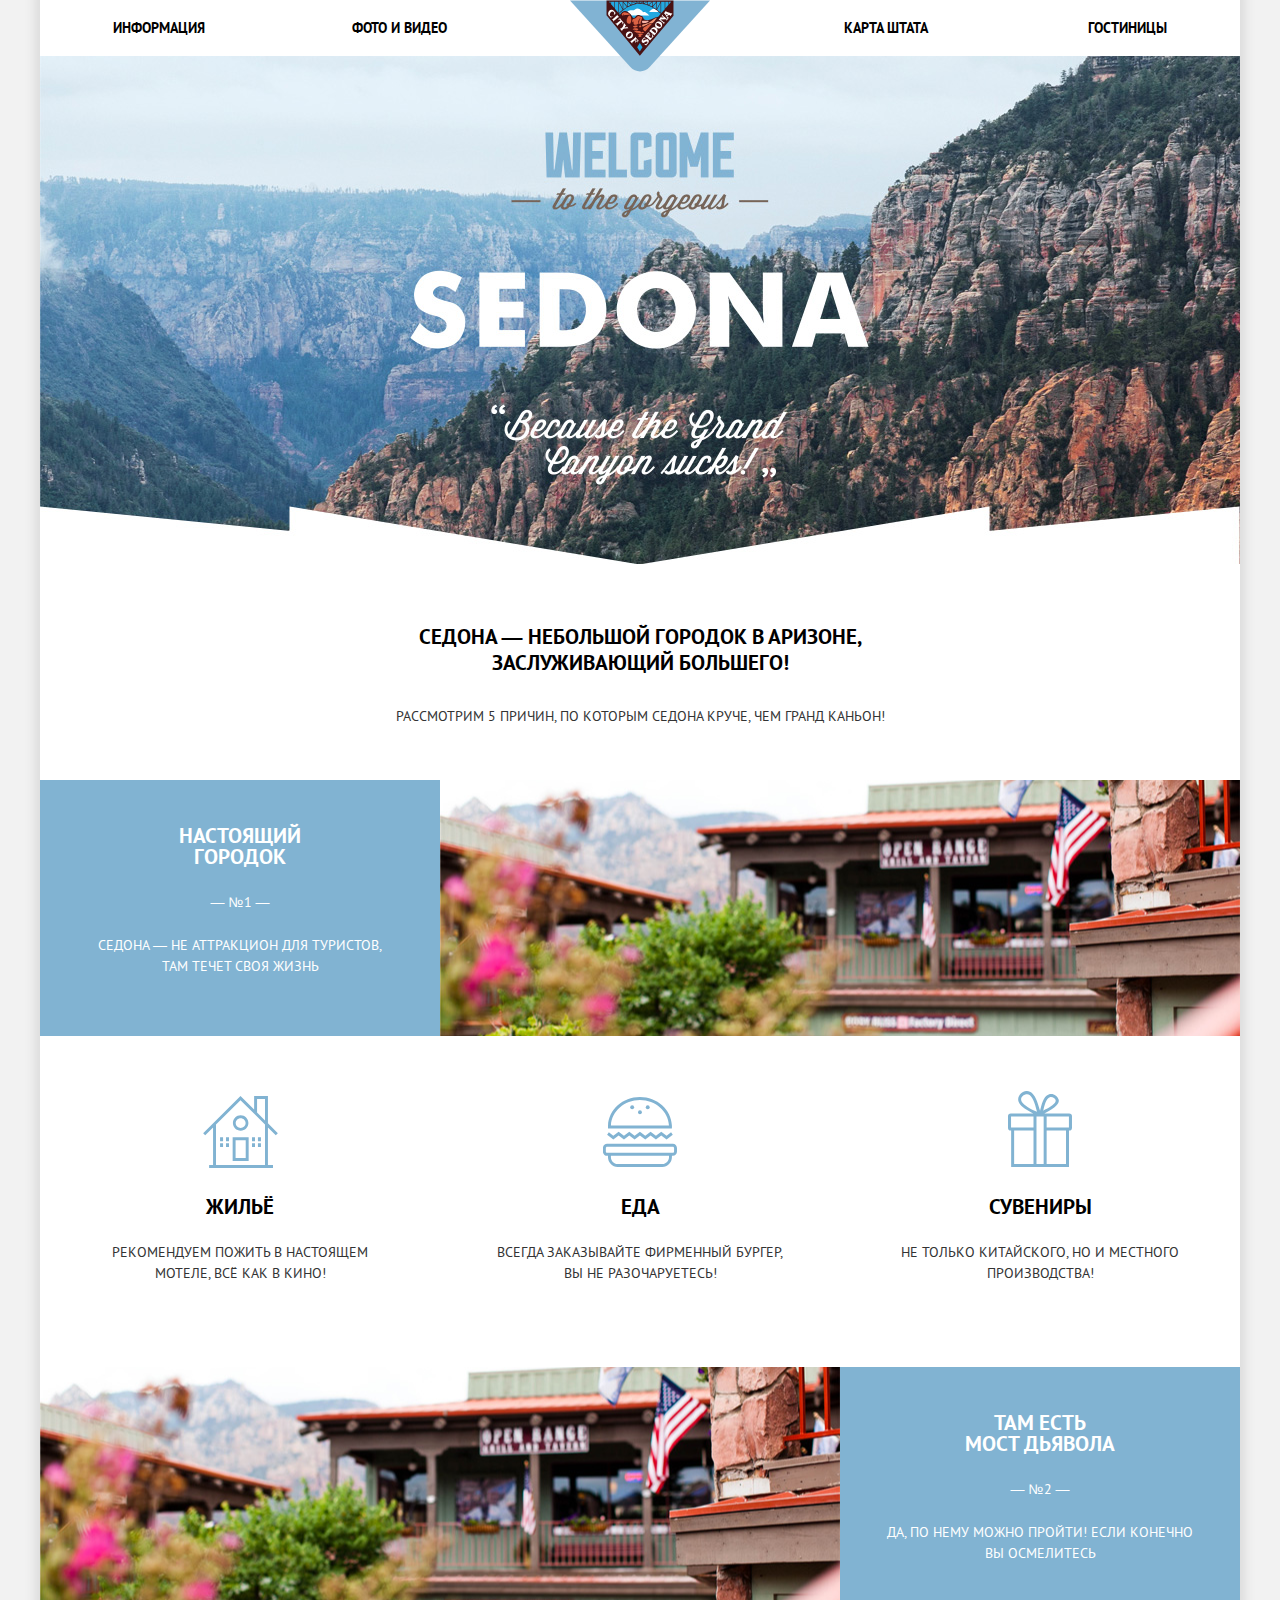
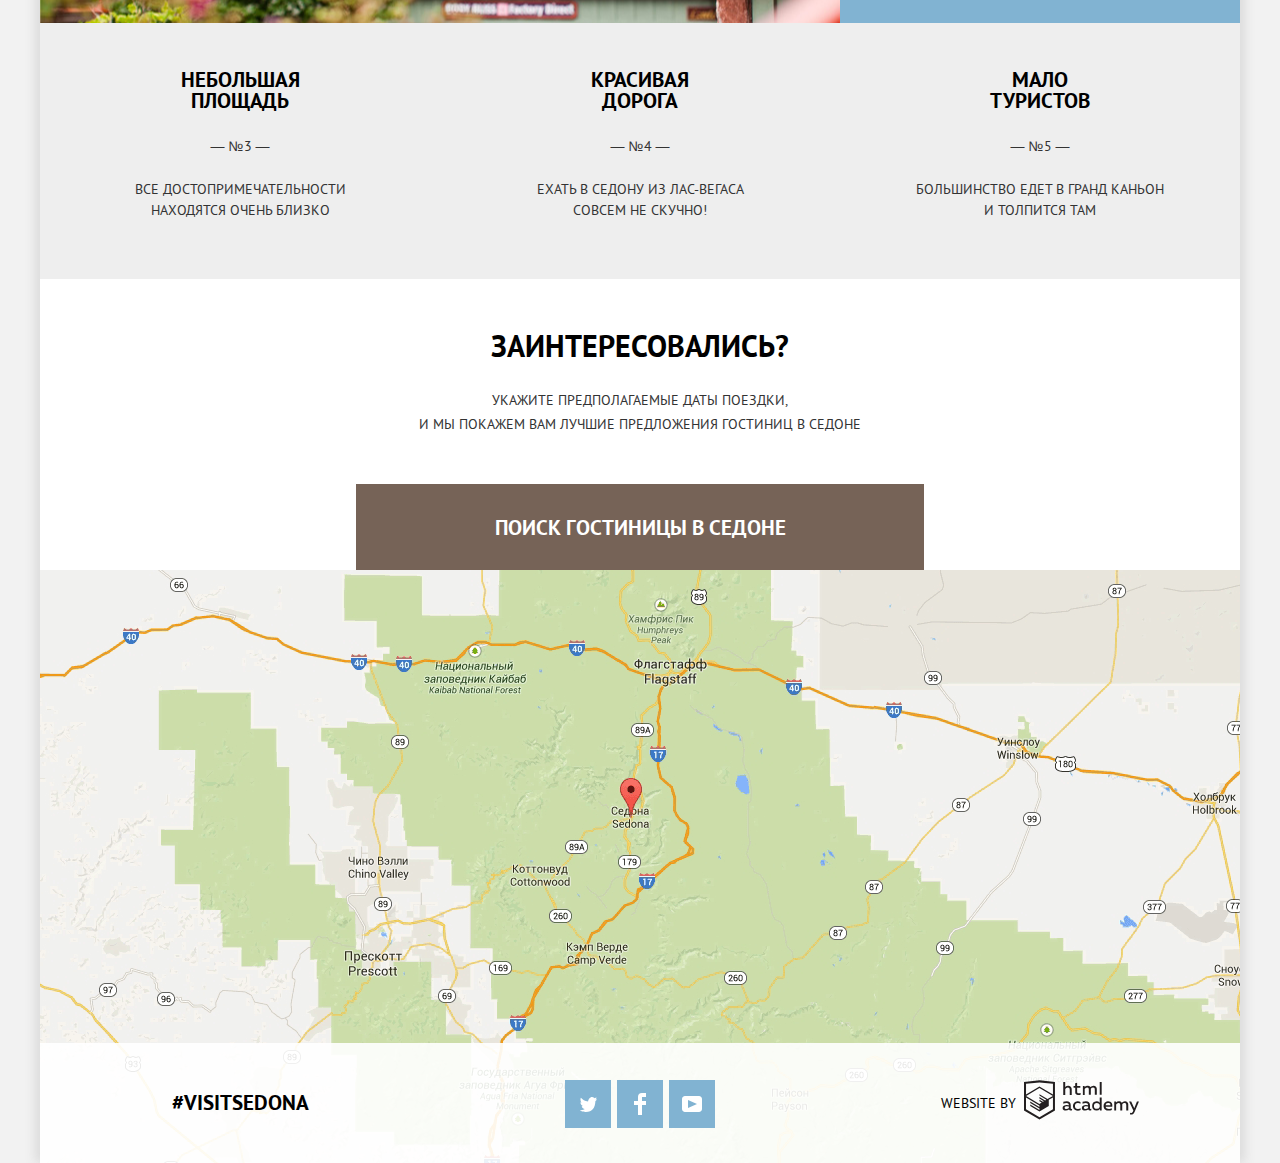
<file: index.html>
<!DOCTYPE html>
<html lang="ru">
	<head>
		<meta charset="utf-8">
		<title>Поиск гостиницы в Седоне</title>
		<link href="css/normalize.min.css" rel="stylesheet">
		<link href="css/style.min.css" rel="stylesheet">
	</head>
	<body>
		<div class="wrapper">
			<header class="main-header">
				<nav class="main-navigation">
					<a class="main-header-logo"><img src="img/logo-sedona.svg" width="140" height="72" alt="logo"></a>
					<ul class="site-navigation">
						<li><a href="#">Информация</a></li>
						<li><a href="#">Фото и видео</a></li>
						<li><a href="#">Карта штата</a></li>
						<li><a href="catalog.html">Гостиницы</a></li>
					</ul>
				</nav>
			</header>

			<main class="container">
				<h1 class="visually-hidden">Гостиницы Седоны</h1>
				<div class="page-description">
					<p class="header-1">Седона — небольшой городок в Аризоне, заслуживающий большего!</p>
					<p class="header-2">Рассмотрим 5 причин, по которым Седона круче, чем гранд каньон!</p>
				</div>
				<div class="main-content">
					<div class="content-wrapper first-string">
						<div class="feature-item">
							<h2>Настоящий городок</h2>
							<span>— №1 —</span>
							<p>Седона — не аттракцион для туристов, там течет своя жизнь</p>		<!-- первая строка основного содержания-->
						</div>
					</div>

					<ul class="second-string">
						<li class="second-string-item icon-1">
							<h2>Жильё</h2>
							<p>рекомендуем пожить в настоящем мотеле, всё как в кино!</p>
						</li>
						<li class="second-string-item icon-2">
							<h2>Еда</h2>
							<p>Всегда заказывайте фирменный бургер, вы не разочаруетесь!</p>		<!-- вторая строка основного содержания-->
						</li>	
						<li class="second-string-item icon-3">
							<h2>Сувениры</h2>
							<p>Не только китайского, но и местного производства!</p>
						</li>
					</ul>

					<div class="content-wrapper third-string">
						<div class="feature-item">
							<h2>Там есть Мост&#160;дьявола</h2>
							<span>— №2 —</span>
							<p>Да, по нему можно пройти! Если конечно вы осмелитесь</p>			<!-- третья строка основного содержания-->
						</div>
					</div>

					<ul class="fourth-string">
						<li class="feature-item">
							<h2>Небольшая площадь</h2>
							<span>— №3 —</span>
							<p>Все достопримечательности находятся очень близко</p>
						</li>
						<li class="feature-item">
							<h2>Красивая дорога</h2>
							<span>— №4 —</span>
							<p>Ехать в Седону из Лас-Вегаса совсем не скучно!</p>			<!-- четвертая строка основного содержания-->
						</li>
						<li class="feature-item">
							<h2>Мало туристов</h2>
							<span>— №5 —</span>
							<p>Большинство едет в гранд каньон и&#160;толпится там</p>
						</li>
					</ul>
				</div>
				<div class="interest">
					<h3>Заинтересовались?</h3>
					<p>Укажите предполагаемые даты поездки,<br> и мы покажем вам лучшие предложения гостиниц в седоне</p>
					<button type="button" class="search" value="Поиск гостиницы в Седоне">Поиск гостиницы в Седоне</button>
				</div>
				<div class="map">
					<div class="image-map">
						<img src="img/map1200x593.png" width="1200" height="593" alt="Карта штата">
					</div>
					<div class="interactive-map">
						<iframe class="my-iframe" src="https://www.google.com/maps/embed?pb=!1m18!1m12!1m3!1d665567.6636840752!2d-112.16919496433322!3d34.811157052943095!2m3!1f0!2f0!3f0!3m2!1i1024!2i768!4f13.1!3m3!1m2!1s0x872da132f942b00d%3A0x5548c523fa6c8efd!2z0KHQtdC00L7QvdCwLCDQkNGA0LjQt9C-0L3QsCA4NjMzNiwg0KHQqNCQ!5e0!3m2!1sru!2sru!4v1536754166556" width="1200" height="593" allowfullscreen>
						</iframe>
					</div>	
					<form class="search-form" action="https://echo.htmlacademy.ru" method="post">
						<p>
							<label for="check-in" class="search-form-label">Дата заезда:</label>
							<input class="search-big-input" type="text" id="check-in" name="check-in" value="24 апреля 2017">
							<button type="button" class="calendar-button">
								<svg xmlns="http://www.w3.org/2000/svg" width="21" height="22" viewBox="0 0 21 22"><path d="M19.251 2.025h-2.845V.648c0-.381-.294-.689-.656-.689-.363 0-.656.308-.656.689v1.377h-3.938V.648c0-.381-.294-.689-.655-.689-.363 0-.657.308-.657.689v1.377H5.906V.648c0-.381-.294-.689-.656-.689-.363 0-.657.308-.657.689v1.377H1.75C.784 2.025 0 2.847 0 3.862v16.302C0 21.179.784 22 1.75 22h17.501c.966 0 1.749-.821 1.749-1.836V3.862c0-1.015-.783-1.837-1.749-1.837zm.437 18.139a.448.448 0 0 1-.437.459H1.75a.45.45 0 0 1-.438-.459V3.862a.45.45 0 0 1 .438-.459h2.844v1.378c0 .381.294.689.657.689.362 0 .656-.308.656-.689V3.403h3.938v1.378c0 .381.294.689.657.689.361 0 .655-.308.655-.689V3.403h3.938v1.378c0 .381.293.689.656.689.362 0 .656-.308.656-.689V3.403h2.845c.241 0 .437.206.437.459v16.302z"/><path d="M4.594 8.225h2.625v2.066H4.594zM4.594 11.668h2.625v2.067H4.594zM4.594 15.112h2.625v2.066H4.594zM9.188 15.112h2.625v2.066H9.188zM9.188 11.668h2.625v2.067H9.188zM9.188 8.225h2.625v2.066H9.188zM13.781 15.112h2.625v2.066h-2.625zM13.781 11.668h2.625v2.067h-2.625zM13.781 8.225h2.625v2.066h-2.625z"/>
								</svg>
							</button>
						</p>
						<p>
							<label for="check-out" class="search-form-label">Дата выезда:</label>  
							<input class="search-big-input" type="text" id="check-out" name="check-out" value="4 июля 2017">
							<button type="button" class="calendar-button">
								<svg xmlns="http://www.w3.org/2000/svg" width="21" height="22" viewBox="0 0 21 22"><path d="M19.251 2.025h-2.845V.648c0-.381-.294-.689-.656-.689-.363 0-.656.308-.656.689v1.377h-3.938V.648c0-.381-.294-.689-.655-.689-.363 0-.657.308-.657.689v1.377H5.906V.648c0-.381-.294-.689-.656-.689-.363 0-.657.308-.657.689v1.377H1.75C.784 2.025 0 2.847 0 3.862v16.302C0 21.179.784 22 1.75 22h17.501c.966 0 1.749-.821 1.749-1.836V3.862c0-1.015-.783-1.837-1.749-1.837zm.437 18.139a.448.448 0 0 1-.437.459H1.75a.45.45 0 0 1-.438-.459V3.862a.45.45 0 0 1 .438-.459h2.844v1.378c0 .381.294.689.657.689.362 0 .656-.308.656-.689V3.403h3.938v1.378c0 .381.294.689.657.689.361 0 .655-.308.655-.689V3.403h3.938v1.378c0 .381.293.689.656.689.362 0 .656-.308.656-.689V3.403h2.845c.241 0 .437.206.437.459v16.302z"/><path d="M4.594 8.225h2.625v2.066H4.594zM4.594 11.668h2.625v2.067H4.594zM4.594 15.112h2.625v2.066H4.594zM9.188 15.112h2.625v2.066H9.188zM9.188 11.668h2.625v2.067H9.188zM9.188 8.225h2.625v2.066H9.188zM13.781 15.112h2.625v2.066h-2.625zM13.781 11.668h2.625v2.067h-2.625zM13.781 8.225h2.625v2.066h-2.625z"/>
								</svg>
							</button>
						</p>
						<p>
							<label for="adult" class="search-form-label">Взрослые:</label>
							<input class="search-small-input" type="text" name="adult" id="adult" value="2">
							<button type="button" class="plus-button">+</button>
							<button type="button" class="minus-button">-</button>
						</p>
						<p>
							<label for="child" class="search-form-label">Дети:</label>
							<input class="search-small-input" type="text" name="child" id="child" value="0">
							<button type="button" class="plus-button">+</button>
							<button type="button" class="minus-button">-</button>
						</p>
						<button type="submit" class="btn">Найти</button>
					</form>
				</div>
			</main>

			<footer class="main-footer opacity-footer">
				<p class="visit">
					<a href="#" class="hashtag">
						#visitSEDONA
					</a>
				</p>
				<ul class="social">
					<li>
						<a class="social-button" href="#" aria-label="Твиттер">
							<svg xmlns="http://www.w3.org/2000/svg" xmlns:xlink="http://www.w3.org/1999/xlink" width="17" height="15" viewBox="0 0 17 15"><path fill="#FFF" d="M10.95.144c1.685-.496 2.984.27 3.577 1.179.673-.231 1.331-.481 2.011-.708a2.345 2.345 0 0 1-.857 1.768c.685.17 1.304-.491 1.304-.491-.169 1-1.006 1.788-1.563 2.024-.231 6.75-3.175 11.217-10.077 11.082h-.446c-.41 0-4.164-.46-4.898-1.887 2.271.196 3.893-.422 4.693-1.177-.96-.3-2.679-.477-2.979-2.95.349.106.564.228 1.19.119C1.705 8.247.374 7.53.448 5.33c.285.328 1.067.536 1.34.472C1.085 5.561-.182 2.442.894.85c1.818 1.854 3.735 3.606 7.152 3.773C8.254 2.33 9.183.793 10.95.144z"/></svg>
						</a>
					</li>
					<li>
						<a class="social-button" href="#" aria-label="Фейсбук">
							<svg xmlns="http://www.w3.org/2000/svg" width="12" height="22" viewBox="0 0 12 22"><path fill="#FFF" d="M12 4V0H8a4 4 0 0 0-4 4v4H0v4h4v10h4V12h4V8H8V4h4z"/></svg>
						</a>
					</li>
					<li>
						<a class="social-button" href="#" aria-label="Ютуб-канал">
							<svg xmlns="http://www.w3.org/2000/svg" xmlns:xlink="http://www.w3.org/1999/xlink" width="20" height="16" viewBox="0 0 20 16"><path fill="#FFF" d="M17 0H3C1.35 0 0 1.35 0 3v10c0 1.65 1.35 3 3 3h14c1.65 0 3-1.35 3-3V3c0-1.65-1.35-3-3-3zM6.027 11.998V4.002L15.014 8l-8.987 3.998z"/></svg>
						</a>
					</li>
				</ul>
				<p class="copyright">
					<span class="madeby">Website by</span>
					<a href="https://htmlacademy.ru/intensive/htmlcss">
						<span class="visually-hidden">HTML Academy</span>
						<svg id="Layer_1" data-name="Layer 1" xmlns="http://www.w3.org/2000/svg" width="115" height="42" viewBox="0 0 108.08 36.85"><title>logo-htmlacademy-small1</title><path d="M44.61,26.88a2,2,0,0,0,.55-0.1v1.33a3.25,3.25,0,0,1-1.18.21,1.67,1.67,0,0,1-1.67-1,4.84,4.84,0,0,1-3.14,1.08c-1.51,0-2.91-.83-2.91-2.55,0-2.13,2-2.79,3.71-2.79a11.08,11.08,0,0,1,2.17.25v-0.3c0-1-.76-1.77-2.19-1.77a7.42,7.42,0,0,0-3,.64v-1.7a10.21,10.21,0,0,1,3.19-.55c2.36,0,3.81,1.12,3.81,3.65v3a0.54,0.54,0,0,0,.49.59h0.17Zm-6.44-1.13A1.35,1.35,0,0,0,39.63,27h0.11a3.39,3.39,0,0,0,2.41-1V24.58a9.72,9.72,0,0,0-1.81-.21c-1,0-2.16.33-2.16,1.38h0Zm12.36-6.11a5,5,0,0,1,2.57.64V22a4.08,4.08,0,0,0-2.3-.7,2.75,2.75,0,1,0,0,5.49,5,5,0,0,0,2.43-.64v1.71a6.27,6.27,0,0,1-2.76.57A4.21,4.21,0,0,1,46,24.51q0-.21,0-0.41a4.32,4.32,0,0,1,4.18-4.46h0.38Zm12.17,7.24a2,2,0,0,0,.55-0.1v1.33a3.25,3.25,0,0,1-1.18.21,1.67,1.67,0,0,1-1.67-1,4.84,4.84,0,0,1-3.14,1.08c-1.51,0-2.91-.83-2.91-2.55,0-2.13,2-2.79,3.71-2.79a11.08,11.08,0,0,1,2.17.25v-0.3c0-1-.76-1.77-2.19-1.77a7.42,7.42,0,0,0-3,.64v-1.7a10.21,10.21,0,0,1,3.19-.55c2.36,0,3.81,1.12,3.81,3.65v3a0.54,0.54,0,0,0,.49.59h0.17Zm-6.44-1.13A1.35,1.35,0,0,0,57.73,27h0.11a3.39,3.39,0,0,0,2.41-1V24.58a9.72,9.72,0,0,0-1.81-.21c-1.06,0-2.16.33-2.16,1.38h0ZM73,16V28.2H71.35V26.88a3.88,3.88,0,0,1-3.19,1.54,4.4,4.4,0,0,1,0-8.78,3.81,3.81,0,0,1,3,1.3V16H73Zm-4.53,5.22a2.76,2.76,0,1,0,0,5.52A2.86,2.86,0,0,0,71.15,25V23A2.91,2.91,0,0,0,68.49,21.27ZM79,19.64c3.31,0,4.46,2.68,3.92,5.09H76.7c0.21,1.5,1.67,2.11,3.19,2.11a6.11,6.11,0,0,0,2.64-.59v1.6a7.14,7.14,0,0,1-3,.57C77,28.42,74.78,27,74.78,24a4.18,4.18,0,0,1,4-4.39H79Zm0.09,1.54a2.28,2.28,0,0,0-2.44,2.1v0.06H81.3A2,2,0,0,0,79.13,21.18Zm5.73,7V19.87h1.65v1a3.81,3.81,0,0,1,2.78-1.27A2.86,2.86,0,0,1,91.89,21a4.12,4.12,0,0,1,2.91-1.33A3.06,3.06,0,0,1,98,23V28.2h-1.9V23.05a1.59,1.59,0,0,0-1.42-1.75H94.42a2.8,2.8,0,0,0-2.07,1.12V28.2h-1.9V23.05A1.59,1.59,0,0,0,89,21.31H88.8a3,3,0,0,0-2.21,1.29v5.63H84.86Zm21.31-8.33h1.9l-3.91,9.46c-0.9,2.17-2.09,2.86-3.35,2.86a4.76,4.76,0,0,1-1.1-.14V30.46a2.86,2.86,0,0,0,.85.12c0.9,0,1.58-.64,2.07-1.9l0.17-.42-4-8.4h2l2.86,6.29ZM38.73,1.46V6.22a3.81,3.81,0,0,1,2.7-1.14,3.25,3.25,0,0,1,3.44,3.4v5.15H43V8.72a1.81,1.81,0,0,0-1.61-2h-0.3a2.93,2.93,0,0,0-2.32,1.39v5.52h-1.9V1.46h1.9ZM49.94,2.31v3h3V6.91h-3v3.81c0,1.1.5,1.46,1.58,1.46a4.49,4.49,0,0,0,1.69-.33v1.6A6.8,6.8,0,0,1,51,13.8a2.55,2.55,0,0,1-2.86-2.74V6.89H46.58V5.26h1.5V2.74Zm5.4,11.31V5.28H57v1A3.81,3.81,0,0,1,59.77,5a2.86,2.86,0,0,1,2.6,1.33A4.12,4.12,0,0,1,65.28,5,3.06,3.06,0,0,1,68.44,8.4v5.21h-1.9V8.46a1.59,1.59,0,0,0-1.42-1.75H64.89a2.8,2.8,0,0,0-2.07,1.12v5.78h-1.9V8.46A1.59,1.59,0,0,0,59.5,6.71H59.27A3,3,0,0,0,57.06,8v5.63H55.34ZM71.17,1.45H73V13.6H71.17V1.45ZM14.71,0H14.55L0,1.54V28.21l14.55,8.66,14.55-8.66V1.54Zm12.5,27.1L14.55,34.64,1.9,27.12V16.18l12.59,7.5V25L5.86,19.9v1.31l8.68,5.21v1.39L5.87,22.65V24l8.68,5.21,8.75-5.24V18.31L27.2,16V27.12Zm0-12.53-3.48,2-1.6,1L14.51,13v1.31L21,18.23H21l-0.14.09-1,.54-5.37-3.2V17l4.24,2.52-1,.67-3.2-1.9v1.31l2.1,1.24L14.5,22.1,2,14.65,14.51,7.11Zm0-1.32L14.49,5.76,1.91,13.25v-10L14.56,1.92,27.21,3.25v10h0Z" transform="translate(0 -0.02)" fill="#231f20"/></svg>
					</a>
				</p>
			</footer>
		</div>
		<script src="js/popup.min.js">
		</script> 
	</body>
</html>
</file>
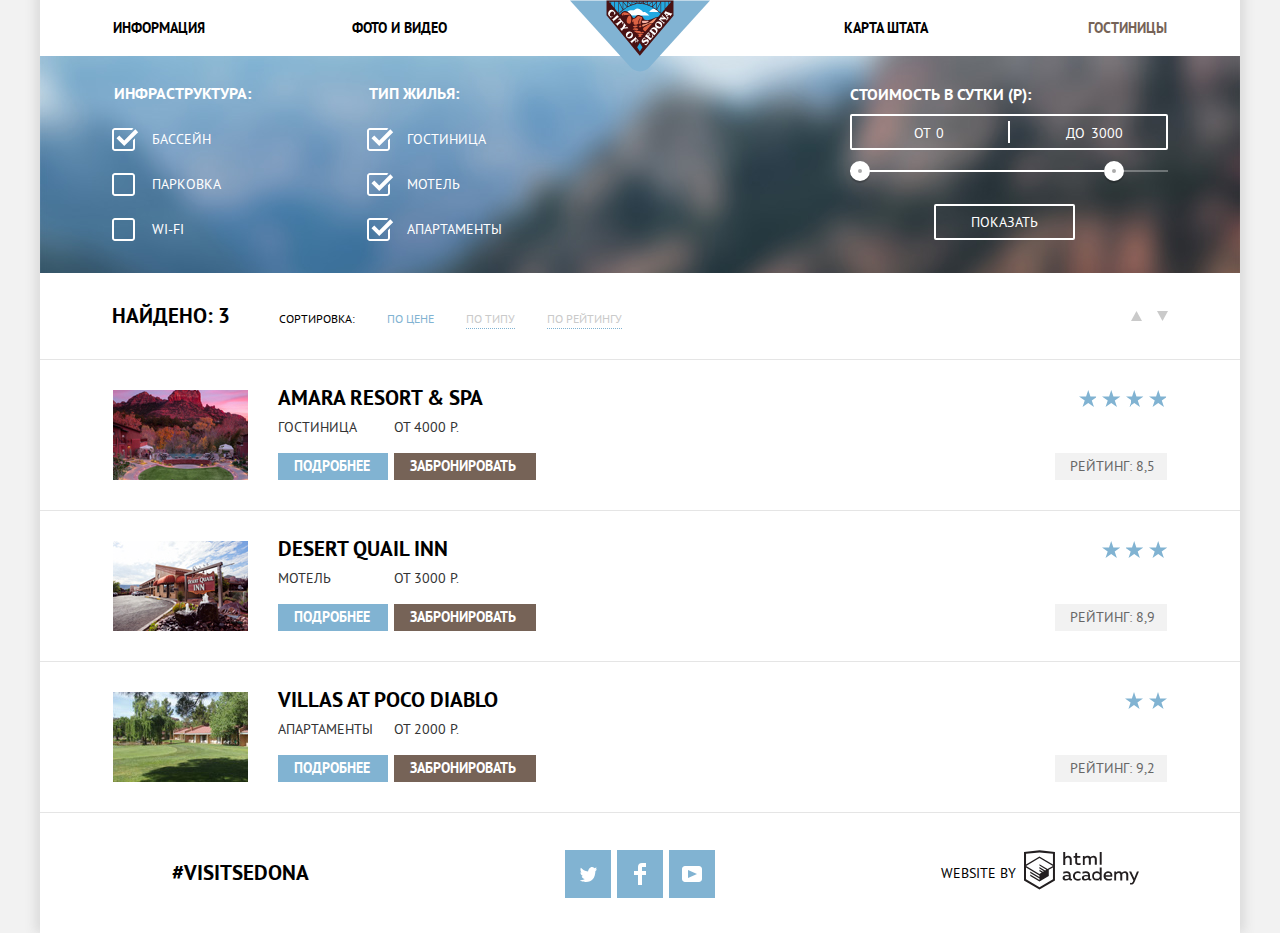
<file: catalog.html>
<!DOCTYPE html>
<html lang="ru">
	<head>
		<meta charset="utf-8">
		<title>Каталог гостиниц в Седоне</title>
		<link href="css/normalize.css" rel="stylesheet">
		<link href="css/style.min.css" rel="stylesheet">
	</head>
	<body>
		<div class="wrapper">
			<header class="main-header">
				<nav class="main-navigation">
					<a class="main-header-logo" href="index.html"><img src="img/logo-sedona.svg" width="140" height="72" alt="logo"></a>
					<ul class="site-navigation">
						<li><a href="#">Информация</a></li>
						<li><a href="#">Фото и видео</a></li>
						<li><a href="#">Карта штата</a></li>
						<li><a class="active" href="#">Гостиницы</a></li>
					</ul>
				</nav>
			</header>

			<main>
				<div class="bg-inner">
					<form class="filter" action="https://echo.htmlacademy.ru" method="post">
						
						<fieldset>
							<legend class="form-header">Инфраструктура:</legend>
							<ul class="catalog-list">
								<li class="checkbox-item">
									<label class="checkbox-label" for="pool">
										<input class="checkbox-input" type="checkbox" name="pool" id="pool" value="pool" checked>
										<svg class="checkbox-off" xmlns="http://www.w3.org/2000/svg" width="23" height="23" viewBox="0 0 23 23"><path fill="#ffffff" d="M20 2c.542 0 1 .458 1 1v17c0 .542-.458 1-1 1H3c-.542 0-1-.458-1-1V3c0-.542.458-1 1-1h17m0-2H3C1.35 0 0 1.35 0 3v17c0 1.65 1.35 3 3 3h17c1.65 0 3-1.35 3-3V3c0-1.65-1.35-3-3-3z"/>
										</svg>
										<svg class="checkbox-on" xmlns="http://www.w3.org/2000/svg" width="27" height="23" viewBox="0 0 27 23"><path fill="#FFFFFF" d="M7.285 7.486l-2.829 2.829 7.783 7.783L26.171 4.166l-2.828-2.829-11.104 11.102z"/><path fill="#FFFFFF" d="M21 20c0 .542-.458 1-1 1H3c-.542 0-1-.458-1-1V3c0-.542.458-1 1-1h16.908L21.493.415A2.96 2.96 0 0 0 20 0H3C1.35 0 0 1.35 0 3v17c0 1.65 1.35 3 3 3h17c1.65 0 3-1.35 3-3v-9.829l-2 2V20z"/>
										</svg>
										Бассейн
									</label>
								</li>
								<li class="checkbox-item">
									<label class="checkbox-label" for="parking">
										<input class="checkbox-input" type="checkbox" name="parking" id="parking" value="parking">
										<svg class="checkbox-off" xmlns="http://www.w3.org/2000/svg" width="23" height="23" viewBox="0 0 23 23"><path fill="#ffffff" d="M20 2c.542 0 1 .458 1 1v17c0 .542-.458 1-1 1H3c-.542 0-1-.458-1-1V3c0-.542.458-1 1-1h17m0-2H3C1.35 0 0 1.35 0 3v17c0 1.65 1.35 3 3 3h17c1.65 0 3-1.35 3-3V3c0-1.65-1.35-3-3-3z"/>
										</svg>
										<svg class="checkbox-on" xmlns="http://www.w3.org/2000/svg" width="27" height="23" viewBox="0 0 27 23"><path fill="#FFFFFF" d="M7.285 7.486l-2.829 2.829 7.783 7.783L26.171 4.166l-2.828-2.829-11.104 11.102z"/><path fill="#FFFFFF" d="M21 20c0 .542-.458 1-1 1H3c-.542 0-1-.458-1-1V3c0-.542.458-1 1-1h16.908L21.493.415A2.96 2.96 0 0 0 20 0H3C1.35 0 0 1.35 0 3v17c0 1.65 1.35 3 3 3h17c1.65 0 3-1.35 3-3v-9.829l-2 2V20z"/>
										</svg>
										Парковка
									</label>
								</li>
								<li class="checkbox-item">
									<label class="checkbox-label" for="wi-fi">
										<input class="checkbox-input" type="checkbox" name="wi-fi" id="wi-fi" value="wi-fi">
										<svg class="checkbox-off" xmlns="http://www.w3.org/2000/svg" width="23" height="23" viewBox="0 0 23 23"><path fill="#ffffff" d="M20 2c.542 0 1 .458 1 1v17c0 .542-.458 1-1 1H3c-.542 0-1-.458-1-1V3c0-.542.458-1 1-1h17m0-2H3C1.35 0 0 1.35 0 3v17c0 1.65 1.35 3 3 3h17c1.65 0 3-1.35 3-3V3c0-1.65-1.35-3-3-3z"/>
										</svg>
										<svg class="checkbox-on" xmlns="http://www.w3.org/2000/svg" width="27" height="23" viewBox="0 0 27 23"><path fill="#FFFFFF" d="M7.285 7.486l-2.829 2.829 7.783 7.783L26.171 4.166l-2.828-2.829-11.104 11.102z"/><path fill="#FFFFFF" d="M21 20c0 .542-.458 1-1 1H3c-.542 0-1-.458-1-1V3c0-.542.458-1 1-1h16.908L21.493.415A2.96 2.96 0 0 0 20 0H3C1.35 0 0 1.35 0 3v17c0 1.65 1.35 3 3 3h17c1.65 0 3-1.35 3-3v-9.829l-2 2V20z"/>
										</svg>
										Wi-Fi
									</label>
								</li>
							</ul>
						</fieldset>
						
						<fieldset>
							<legend class="form-header">Тип жилья:</legend>
							<ul class="catalog-list">
								<li class="checkbox-item">
									<label class="checkbox-label" for="hostel">
										<input class="checkbox-input" type="checkbox" name="hostel" id="hostel" value="hostel" checked>
										<svg class="checkbox-off" xmlns="http://www.w3.org/2000/svg" width="23" height="23" viewBox="0 0 23 23"><path fill="#ffffff" d="M20 2c.542 0 1 .458 1 1v17c0 .542-.458 1-1 1H3c-.542 0-1-.458-1-1V3c0-.542.458-1 1-1h17m0-2H3C1.35 0 0 1.35 0 3v17c0 1.65 1.35 3 3 3h17c1.65 0 3-1.35 3-3V3c0-1.65-1.35-3-3-3z"/>
										</svg>
										<svg class="checkbox-on" xmlns="http://www.w3.org/2000/svg" width="27" height="23" viewBox="0 0 27 23"><path fill="#FFFFFF" d="M7.285 7.486l-2.829 2.829 7.783 7.783L26.171 4.166l-2.828-2.829-11.104 11.102z"/><path fill="#FFFFFF" d="M21 20c0 .542-.458 1-1 1H3c-.542 0-1-.458-1-1V3c0-.542.458-1 1-1h16.908L21.493.415A2.96 2.96 0 0 0 20 0H3C1.35 0 0 1.35 0 3v17c0 1.65 1.35 3 3 3h17c1.65 0 3-1.35 3-3v-9.829l-2 2V20z"/>
										</svg>
										Гостиница
									</label>
								</li>
								<li class="checkbox-item">
									<label class="checkbox-label" for="motel">
										<input class="checkbox-input" type="checkbox" name="motel" id="motel" value="motel" checked>
										<svg class="checkbox-off" xmlns="http://www.w3.org/2000/svg" width="23" height="23" viewBox="0 0 23 23"><path fill="#ffffff" d="M20 2c.542 0 1 .458 1 1v17c0 .542-.458 1-1 1H3c-.542 0-1-.458-1-1V3c0-.542.458-1 1-1h17m0-2H3C1.35 0 0 1.35 0 3v17c0 1.65 1.35 3 3 3h17c1.65 0 3-1.35 3-3V3c0-1.65-1.35-3-3-3z"/>
										</svg>
										<svg class="checkbox-on" xmlns="http://www.w3.org/2000/svg" width="27" height="23" viewBox="0 0 27 23"><path fill="#FFFFFF" d="M7.285 7.486l-2.829 2.829 7.783 7.783L26.171 4.166l-2.828-2.829-11.104 11.102z"/><path fill="#FFFFFF" d="M21 20c0 .542-.458 1-1 1H3c-.542 0-1-.458-1-1V3c0-.542.458-1 1-1h16.908L21.493.415A2.96 2.96 0 0 0 20 0H3C1.35 0 0 1.35 0 3v17c0 1.65 1.35 3 3 3h17c1.65 0 3-1.35 3-3v-9.829l-2 2V20z"/>
										</svg>
										Мотель
									</label>
								</li>
								<li class="checkbox-item">
									<label class="checkbox-label" for="apartaments">
										<input class="checkbox-input" type="checkbox" name="apartaments" id="apartaments" value="apartaments" checked>
										<svg class="checkbox-off" xmlns="http://www.w3.org/2000/svg" width="23" height="23" viewBox="0 0 23 23"><path fill="#ffffff" d="M20 2c.542 0 1 .458 1 1v17c0 .542-.458 1-1 1H3c-.542 0-1-.458-1-1V3c0-.542.458-1 1-1h17m0-2H3C1.35 0 0 1.35 0 3v17c0 1.65 1.35 3 3 3h17c1.65 0 3-1.35 3-3V3c0-1.65-1.35-3-3-3z"/>
										</svg>
										<svg class="checkbox-on" xmlns="http://www.w3.org/2000/svg" width="27" height="23" viewBox="0 0 27 23"><path fill="#FFFFFF" d="M7.285 7.486l-2.829 2.829 7.783 7.783L26.171 4.166l-2.828-2.829-11.104 11.102z"/><path fill="#FFFFFF" d="M21 20c0 .542-.458 1-1 1H3c-.542 0-1-.458-1-1V3c0-.542.458-1 1-1h16.908L21.493.415A2.96 2.96 0 0 0 20 0H3C1.35 0 0 1.35 0 3v17c0 1.65 1.35 3 3 3h17c1.65 0 3-1.35 3-3v-9.829l-2 2V20z"/>
										</svg>
										Апартаменты
									</label>
								</li>
							</ul>
						</fieldset>
					
						<div class="range-bar">
							<div class="filter-range-title">
								Стоимость в сутки (Р):
							</div>
							<div class="price-controls">
								<label class="min-price">от <input type="text" name="min-price" value="0"></label>
								<label class="max-price">до <input type="text" name="max-price" value="3000"></label>
							</div>
							<div class="range-controls">
								<div class="scale">
									<div class="bar">
									</div>
								</div>
								<div class="range-toggle range-toggle-min">
								</div>
								<div class="range-toggle range-toggle-max">
								</div>
							</div>
							<button class="btn-transparent" type="submit">Показать</button>
						</div>

					</form>
				</div>

				<div class="find">
					<b>Найдено: 3</b>
					<span>Сортировка:</span> 
					<a class="sort sort-active-page" href="#">по цене</a>
					<a class="sort" href="#">по типу</a>
					<a class="sort" href="#">по рейтингу</a>
					<div>
						<a href="#" class="triangle-up" aria-label="Упорядочить по убыванию">
							<svg xmlns="http://www.w3.org/2000/svg" width="11" height="10" viewBox="0 0 11 10"><path fill="#231F20" d="M5.5 0L0 10h11z"/></svg>
						</a>
						<a href="#" class="triangle-down" aria-label="Упорядочить по возрастанию">
							<svg xmlns="http://www.w3.org/2000/svg" width="11" height="10" viewBox="0 0 11 10"><path fill="#231F20" d="M5.5 10L0 0h11"/></svg>
						</a>
					</div>
				</div>

				<section class="found-hotel">
					<img src="img/amara.jpg" alt="Amara resort spa" width="135" height="90">
					<div class="name-hotel">
						<h3><a class="name-hotel-link" href="#">Amara Resort & Spa</a></h3>
						<span>Гостиница</span><span>от 4000 Р.</span>
						<a href="#" class="link-blue">Подробнее</a> 
						<a href="#" class="link-brown">Забронировать</a>
					</div>
					<div class="stars">
						<span class="stars-span four-stars" aria-label="Четырехзвездочный отель"></span>  
						<span class="rating-span">
							Рейтинг: 8,5
						</span>
					</div>
				</section>

				<section class="found-hotel">
					<img src="img/desert.jpg" alt="Desert qual inn" width="135" height="90">
					<div class="name-hotel">
						<h3><a class="name-hotel-link" href="#">Desert Quail Inn</a></h3>
						<span>Мотель</span><span>от 3000 Р.</span>
						<a href="#" class="link-blue">Подробнее</a> 
						<a href="#" class="link-brown">Забронировать</a>
					</div>
					<div class="stars">
						<span class="stars-span three-stars" aria-label="Трехзвездочный отель"></span>
						<span class="rating-span">
							Рейтинг: 8,9
						</span>
					</div>
				</section>

				<section class="found-hotel">
					<img src="img/villas.jpg" alt="Villas at poco diablo" width="135" height="90">
					<div class="name-hotel">
						<h3><a class="name-hotel-link" href="#">Villas at Poco Diablo</a></h3>
						<span>Апартаменты</span><span>от 2000 Р.</span>
						<a href="#" class="link-blue">Подробнее</a> 
						<a href="#" class="link-brown">Забронировать</a>
					</div>
					<div class="stars">
						<span class="stars-span two-stars" aria-label="Двухзвездочный отель"></span>  
						<span class="rating-span">
							Рейтинг: 9,2
						</span>
					</div>
				</section>
			</main>

			<footer class="main-footer">
				<p class="visit">
					<a href="#" class="hashtag">
						#visitSEDONA
					</a>
				</p>
				<ul class="social">
					<li>
						<a class="social-button" href="#" aria-label="Твиттер">
							<svg xmlns="http://www.w3.org/2000/svg" xmlns:xlink="http://www.w3.org/1999/xlink" width="17" height="15" viewBox="0 0 17 15"><path fill="#FFF" d="M10.95.144c1.685-.496 2.984.27 3.577 1.179.673-.231 1.331-.481 2.011-.708a2.345 2.345 0 0 1-.857 1.768c.685.17 1.304-.491 1.304-.491-.169 1-1.006 1.788-1.563 2.024-.231 6.75-3.175 11.217-10.077 11.082h-.446c-.41 0-4.164-.46-4.898-1.887 2.271.196 3.893-.422 4.693-1.177-.96-.3-2.679-.477-2.979-2.95.349.106.564.228 1.19.119C1.705 8.247.374 7.53.448 5.33c.285.328 1.067.536 1.34.472C1.085 5.561-.182 2.442.894.85c1.818 1.854 3.735 3.606 7.152 3.773C8.254 2.33 9.183.793 10.95.144z"/></svg>
						</a>
					</li>
					<li>
						<a class="social-button" href="#" aria-label="Фейсбук">
							<svg xmlns="http://www.w3.org/2000/svg" width="12" height="22" viewBox="0 0 12 22">
							<path fill="#FFF" d="M12 4V0H8a4 4 0 0 0-4 4v4H0v4h4v10h4V12h4V8H8V4h4z"/></svg>
						</a>
					</li>
					<li>
						<a class="social-button" href="#" aria-label="Ютуб-канал">
							<svg xmlns="http://www.w3.org/2000/svg" xmlns:xlink="http://www.w3.org/1999/xlink" width="20" height="16" viewBox="0 0 20 16"><path fill="#FFF" d="M17 0H3C1.35 0 0 1.35 0 3v10c0 1.65 1.35 3 3 3h14c1.65 0 3-1.35 3-3V3c0-1.65-1.35-3-3-3zM6.027 11.998V4.002L15.014 8l-8.987 3.998z"/></svg>
						</a>
					</li>
				</ul>
				<p class="copyright">
					<span class="madeby">Website by</span>
					<a href="https://htmlacademy.ru/intensive/htmlcss">
						<span class="visually-hidden">HTML Academy</span>
						<svg id="Layer_1" data-name="Layer 1" xmlns="http://www.w3.org/2000/svg" width="115" height="42" viewBox="0 0 108.08 36.85"><title>logo-htmlacademy-small1</title><path d="M44.61,26.88a2,2,0,0,0,.55-0.1v1.33a3.25,3.25,0,0,1-1.18.21,1.67,1.67,0,0,1-1.67-1,4.84,4.84,0,0,1-3.14,1.08c-1.51,0-2.91-.83-2.91-2.55,0-2.13,2-2.79,3.71-2.79a11.08,11.08,0,0,1,2.17.25v-0.3c0-1-.76-1.77-2.19-1.77a7.42,7.42,0,0,0-3,.64v-1.7a10.21,10.21,0,0,1,3.19-.55c2.36,0,3.81,1.12,3.81,3.65v3a0.54,0.54,0,0,0,.49.59h0.17Zm-6.44-1.13A1.35,1.35,0,0,0,39.63,27h0.11a3.39,3.39,0,0,0,2.41-1V24.58a9.72,9.72,0,0,0-1.81-.21c-1,0-2.16.33-2.16,1.38h0Zm12.36-6.11a5,5,0,0,1,2.57.64V22a4.08,4.08,0,0,0-2.3-.7,2.75,2.75,0,1,0,0,5.49,5,5,0,0,0,2.43-.64v1.71a6.27,6.27,0,0,1-2.76.57A4.21,4.21,0,0,1,46,24.51q0-.21,0-0.41a4.32,4.32,0,0,1,4.18-4.46h0.38Zm12.17,7.24a2,2,0,0,0,.55-0.1v1.33a3.25,3.25,0,0,1-1.18.21,1.67,1.67,0,0,1-1.67-1,4.84,4.84,0,0,1-3.14,1.08c-1.51,0-2.91-.83-2.91-2.55,0-2.13,2-2.79,3.71-2.79a11.08,11.08,0,0,1,2.17.25v-0.3c0-1-.76-1.77-2.19-1.77a7.42,7.42,0,0,0-3,.64v-1.7a10.21,10.21,0,0,1,3.19-.55c2.36,0,3.81,1.12,3.81,3.65v3a0.54,0.54,0,0,0,.49.59h0.17Zm-6.44-1.13A1.35,1.35,0,0,0,57.73,27h0.11a3.39,3.39,0,0,0,2.41-1V24.58a9.72,9.72,0,0,0-1.81-.21c-1.06,0-2.16.33-2.16,1.38h0ZM73,16V28.2H71.35V26.88a3.88,3.88,0,0,1-3.19,1.54,4.4,4.4,0,0,1,0-8.78,3.81,3.81,0,0,1,3,1.3V16H73Zm-4.53,5.22a2.76,2.76,0,1,0,0,5.52A2.86,2.86,0,0,0,71.15,25V23A2.91,2.91,0,0,0,68.49,21.27ZM79,19.64c3.31,0,4.46,2.68,3.92,5.09H76.7c0.21,1.5,1.67,2.11,3.19,2.11a6.11,6.11,0,0,0,2.64-.59v1.6a7.14,7.14,0,0,1-3,.57C77,28.42,74.78,27,74.78,24a4.18,4.18,0,0,1,4-4.39H79Zm0.09,1.54a2.28,2.28,0,0,0-2.44,2.1v0.06H81.3A2,2,0,0,0,79.13,21.18Zm5.73,7V19.87h1.65v1a3.81,3.81,0,0,1,2.78-1.27A2.86,2.86,0,0,1,91.89,21a4.12,4.12,0,0,1,2.91-1.33A3.06,3.06,0,0,1,98,23V28.2h-1.9V23.05a1.59,1.59,0,0,0-1.42-1.75H94.42a2.8,2.8,0,0,0-2.07,1.12V28.2h-1.9V23.05A1.59,1.59,0,0,0,89,21.31H88.8a3,3,0,0,0-2.21,1.29v5.63H84.86Zm21.31-8.33h1.9l-3.91,9.46c-0.9,2.17-2.09,2.86-3.35,2.86a4.76,4.76,0,0,1-1.1-.14V30.46a2.86,2.86,0,0,0,.85.12c0.9,0,1.58-.64,2.07-1.9l0.17-.42-4-8.4h2l2.86,6.29ZM38.73,1.46V6.22a3.81,3.81,0,0,1,2.7-1.14,3.25,3.25,0,0,1,3.44,3.4v5.15H43V8.72a1.81,1.81,0,0,0-1.61-2h-0.3a2.93,2.93,0,0,0-2.32,1.39v5.52h-1.9V1.46h1.9ZM49.94,2.31v3h3V6.91h-3v3.81c0,1.1.5,1.46,1.58,1.46a4.49,4.49,0,0,0,1.69-.33v1.6A6.8,6.8,0,0,1,51,13.8a2.55,2.55,0,0,1-2.86-2.74V6.89H46.58V5.26h1.5V2.74Zm5.4,11.31V5.28H57v1A3.81,3.81,0,0,1,59.77,5a2.86,2.86,0,0,1,2.6,1.33A4.12,4.12,0,0,1,65.28,5,3.06,3.06,0,0,1,68.44,8.4v5.21h-1.9V8.46a1.59,1.59,0,0,0-1.42-1.75H64.89a2.8,2.8,0,0,0-2.07,1.12v5.78h-1.9V8.46A1.59,1.59,0,0,0,59.5,6.71H59.27A3,3,0,0,0,57.06,8v5.63H55.34ZM71.17,1.45H73V13.6H71.17V1.45ZM14.71,0H14.55L0,1.54V28.21l14.55,8.66,14.55-8.66V1.54Zm12.5,27.1L14.55,34.64,1.9,27.12V16.18l12.59,7.5V25L5.86,19.9v1.31l8.68,5.21v1.39L5.87,22.65V24l8.68,5.21,8.75-5.24V18.31L27.2,16V27.12Zm0-12.53-3.48,2-1.6,1L14.51,13v1.31L21,18.23H21l-0.14.09-1,.54-5.37-3.2V17l4.24,2.52-1,.67-3.2-1.9v1.31l2.1,1.24L14.5,22.1,2,14.65,14.51,7.11Zm0-1.32L14.49,5.76,1.91,13.25v-10L14.56,1.92,27.21,3.25v10h0Z" transform="translate(0 -0.02)" fill="#231f20"/></svg>
					</a>
				</p>
			</footer>
		</div>
	</body>
</html>
</file>
<file: css/style.min.css>
@keyframes popup{0%{transform:translateY(-395px)}to{transform:translateY(0)}}@font-face{font-family:"PT Sans";src:url(../fonts/ptsans.woff2) format("woff2"),url(../fonts/ptsans.woff) format("woff")}@font-face{font-family:"PT Sans";src:url(../fonts/ptsansbold.woff2) format("woff2"),url(../fonts/ptsansbold.woff) format("woff");font-weight:700}body,button.search{text-transform:uppercase}a,body{color:#000}body{margin:0;padding:0;font-family:"PT Sans",Arial,sans-serif;font-size:14px;line-height:21px;background-color:#f2f2f2}a{text-decoration:none}.visually-hidden{display:none}.main-header{text-align:center;background-color:#fff}.main-header,.site-navigation a{font-size:14px;line-height:26px;font-weight:700}.site-navigation a:hover,.sort:hover{color:#81b3d2}.site-navigation a:active{color:#000;opacity:.3}.active{color:#766357;font-weight:700}p.header-1,p.header-2{text-align:center;line-height:26px}p.header-1{font-weight:700;margin:0 250px 27px;font-size:21px;color:#000}p.header-2{font-size:14px;margin-top:0;margin-bottom:0;color:#333}.feature-item h2,.second-string h2{display:block;padding:0 58px;font-size:21px;line-height:21px;font-weight:700;color:#000;text-align:center;margin-top:0;margin-bottom:25px}.second-string h2{margin-top:28px}div.feature-item h2,div.feature-item p,div.feature-item span{color:#fff}.feature-item span{display:block}.feature-item p,.feature-item span,.second-string p{font-size:14px;line-height:21px;color:#333;text-align:center}.feature-item p{margin-top:22px}div.feature-item,li.feature-item{width:400px;min-height:256px;box-sizing:border-box}div.feature-item{padding:45px;background-color:#81b3d2}li.feature-item{background-color:#eee;padding-top:46px;padding-left:70px;padding-right:70px}button.search{background-color:#766357;color:#fff;border-style:none;outline:0;width:568px;min-height:86px;margin-top:48px;padding-bottom:0;position:relative;z-index:2}button.search:hover{background-color:#604e43;color:#fff}button.search:active{background-color:#503e33;color:rgba(255,255,255,.3)}.find b,button.btn,button.search{font-size:21px;line-height:26px;font-weight:700}button.btn{background-color:#81b3d2;color:#fff;text-transform:uppercase;border-style:none;width:458px;min-height:58px;margin-top:25px}button.btn:hover{background-color:#669ec0;color:#fff}button.btn:active{background-color:#5496bd;color:rgba(255,255,255,.3)}.hashtag,.madeby{color:#000;line-height:26px}.hashtag{font-weight:700;font-size:21px}.madeby{font-size:14px}.catalog-btn,.form-header{font-size:16px;line-height:21px;font-weight:700;color:#fff}.catalog-btn{background-color:transparent;font-size:14px;text-transform:uppercase;font-weight:400;outline:0;padding:10px 35px;border:2px solid #fff}.find{display:flex;align-items:center;padding:0 72px;margin:0;background-color:#fff;border-bottom:1px solid #e5e5e5}.find b{margin-top:30px;margin-right:33px;margin-bottom:30px;padding:0}.find a,.find span{font-size:12px;line-height:18px;margin:36px 16px 30px;padding:0}.find div{margin-left:auto;padding:0}.sort{color:#cacaca}.sort,.sort:hover{border-bottom:1px dotted #81b3d2}.sort-active-page,.sort:active{color:#000;border-bottom:none}.sort-active-page{color:#81b3d2}.social{list-style:none;display:flex;width:150px;flex-wrap:wrap;justify-content:space-between;margin:0 auto;padding:37px 0 0}.wrapper{width:1200px;margin:0 auto;box-shadow:0 -5px 10px 5px #dbdbdb}.main-navigation{position:relative;display:flex;justify-content:center;height:56px}.site-navigation{display:flex;flex-wrap:wrap;flex-direction:row;justify-content:space-around;align-items:center;margin:auto;padding:0;list-style:none}.site-navigation li{padding:0;width:300px;box-sizing:border-box}.site-navigation li:nth-child(1){text-align:left;padding-left:73px}.site-navigation li:nth-child(2){text-align:left;padding-left:12px}.site-navigation li:nth-child(3){text-align:right;padding-right:12px}.site-navigation li:nth-child(4){text-align:right;padding-right:73px}a.main-header-logo{padding:0;position:absolute;left:530px;z-index:2}.page-description{background-color:#fff;width:100%;min-height:216px;padding:60px 100px 50px;box-sizing:border-box}.main-content{display:flex;flex-wrap:wrap;margin:0 auto}.second-string-item{background-color:#fff;width:400px;min-height:331px;padding:132px 55px 55px;margin:0;box-sizing:border-box}.icon-1,.icon-2,.icon-3{background-color:#fff;background-image:url(../img/icon-1.svg);background-repeat:no-repeat;background-position:50% 60px}.icon-2,.icon-3{background-image:url(../img/icon-2.svg);background-position:50% 61px}.icon-3{background-image:url(../img/icon-3.svg);background-position:50% 55px}.fourth-string,.second-string{display:flex;justify-content:space-around;padding:0;flex-wrap:nowrap;margin:0;list-style:none;text-align:center;position:relative;z-index:5}.interest{text-align:center}.main-footer{display:flex;flex-direction:row;margin:0;padding:0;min-height:120px;background-color:#fff}.map,.opacity-footer{position:relative;z-index:2}.opacity-footer{background-color:rgba(255,255,255,.9);margin-top:-120px}.map{min-height:593px;margin:0;padding:0;font-size:0;line-height:0}.image-map{position:absolute;z-index:0}.interactive-map{position:relative;z-index:1}.content-wrapper{display:flex;box-sizing:border-box}.first-string::after,.third-string::before{content:"";width:800px;min-height:256px;background-color:#99765f;background-image:url(../img/house.jpg);background-repeat:no-repeat;background-position:50% 50%;box-sizing:border-box}.interest{min-height:291px;padding:49px 100px 0;box-sizing:border-box;background-color:#fff;position:relative;z-index:5}.interest h3{font-size:30px;line-height:36px;font-weight:700;margin-top:0;margin-bottom:24px;padding:0}.interest p{font-size:14px;line-height:24px;color:#333;margin:0;padding:0}.container{position:relative;width:1200px}.container::before{content:"";display:block;background-color:#d5e6f0;background-image:url(../img/background-photo2.jpg);background-repeat:no-repeat;box-sizing:border-box;min-height:508px}.search-form{position:absolute;top:0;left:316px;background-color:#fff;display:flex;flex-wrap:wrap;justify-content:space-between;align-content:space-between;width:568px;min-height:395px;box-sizing:border-box;padding:55px;animation-name:popup;animation-duration:.8s;z-index:3}.checkbox-input~svg.checkbox-on,.modal-no-show{display:none}.search-form p{display:flex;justify-content:space-between;box-sizing:border-box;margin-top:0;margin-bottom:29px}.search-form p:nth-child(1),.search-form p:nth-child(2){width:460px;position:relative}.search-form p:nth-child(3),.search-form p:nth-child(4){box-sizing:border-box;width:229px;position:relative}.search-form p:nth-child(3){padding-right:3px}.search-form p:nth-child(4){padding-left:50px}.search-form-label{background-color:#fff;color:#000;font-size:14px;line-height:26px;font-weight:700;padding-top:5px;margin-right:15px}.search-big-input,.search-small-input{background-color:#f2f2f2;border:0;height:38px;text-transform:uppercase;font-size:14px;line-height:26px;font-weight:700}.search-small-input{box-sizing:border-box}.search-big-input{width:346px;box-sizing:border-box;padding-right:42px;padding-left:12px}.search-big-input:focus{background-color:#fff;outline:0;box-shadow:inset 0 0 0 2px #e5e5e5;padding-left:12px}.search-small-input{width:114px;text-align:center;padding:0 36px;margin-left:14px}.calendar-button,.minus-button,.plus-button{position:absolute;left:428px;top:8px;width:21px;height:22px;padding:0;background-color:inherit;border-style:none;outline:0}.calendar-button path,.triangle-down path,.triangle-up path{fill:#cacaca}.calendar-button:hover path{fill:#000}.calendar-button:active path{fill:#81b3d2}.minus-button,.plus-button{left:126px;top:10px;padding:0 0 2px;width:18px;height:18px;color:#a9a9a9;font-size:18px;line-height:0;font-weight:700}.plus-button{left:198px;box-sizing:border-box}.minus-button:hover,.plus-button:hover{color:#000}.minus-button:active,.plus-button:active{color:#81b3d2}.bg-inner{background-color:#464e54;background-image:url(../img/filter-background.jpg);min-height:217px}.range-bar{margin-left:auto;margin-right:72px;padding-top:28px;width:318px;color:#fff;text-transform:uppercase}.filter-range-title{margin-bottom:9px;font-weight:700;font-size:16px;line-height:21px}.price-controls{position:relative;height:32px;margin-bottom:20px;border:2px solid #fff;border-radius:2px;font-size:0}.price-controls::after{content:"";position:absolute;width:2px;height:22px;background:#fff;top:50%;left:50%;transform:translate(-50%,-50%)}.price-controls label{display:inline-block;font-size:14px;line-height:30px;vertical-align:top;cursor:pointer}.price-controls .max-price,.price-controls .min-price{width:90px;padding-left:62px}.price-controls input{width:50px;min-height:32px;margin:0;color:inherit;font:inherit;background:0 0;border:0}.range-controls{position:relative;margin-bottom:32px}.range-controls .scale{height:2px;background:rgba(255,255,255,.3)}.range-controls .bar{width:80%;height:2px;background:#fff}.range-toggle{position:absolute;top:-9px;width:4px;height:4px;background:#ababab;border:8px solid #fff;border-radius:50%;box-shadow:0 2px 1px 0 rgba(0,1,1,.2);cursor:pointer}.range-toggle-min{left:0}.range-toggle-max{left:80%}.range-toggle:hover{box-shadow:0 0 0 2px #fff}.btn-transparent{display:block;margin:0 auto 0 84px;padding:6px 35px;font-size:14px;line-height:20px;color:#fff;text-transform:uppercase;background:0 0;border:2px solid #fff;border-radius:2px;cursor:pointer}.btn-transparent:hover{color:#000;background:#fff}.filter{display:flex}.filter fieldset{border:0;width:251px;padding:0}legend.form-header{padding-top:27px;padding-left:72px;margin-bottom:25px}ul.catalog-list{list-style:none;font-size:14px;line-height:21px;color:#fff;font-weight:400;padding:0;margin:0}.catalog-list li{padding-left:110px;margin-bottom:24px}.catalog-list label{position:relative;cursor:pointer;user-select:none}.checkbox-input~svg.checkbox-off{display:block}.checkbox-input:checked~svg.checkbox-on{display:block}.checkbox-input:checked~svg.checkbox-off{display:none}.checkbox-input:checked:disabled~svg.checkbox-on path{fill:#6a6a6a}.checkbox-input:disabled~svg.checkbox-off path{fill:#6a6a6a}.checkbox-off,.checkbox-on{position:absolute;top:-2px;left:-40px}li.checkbox-item{padding-left:72px}.checkbox-label{padding-left:0;margin-left:38px}input[type=checkbox]{position:absolute;width:1px;height:1px;margin:-1px;clip-path:inset(100%);clip:rect(0 0 0 0)}a.triangle-down,a.triangle-up{background-color:transparent;border:0;margin:0 0 0 12px}.triangle-down path:hover,.triangle-up path:hover{fill:#231f20}.copyright a:hover path,.triangle-down path:active,.triangle-up path:active{fill:#81b3d2}.found-hotel,.name-hotel{display:flex;flex-direction:row}.found-hotel{box-sizing:border-box;padding:30px 73px;background-color:#fff;border-bottom:1px solid #e5e5e5;min-height:150px}.name-hotel{justify-content:flex-start;align-content:space-between;flex-wrap:wrap;width:260px;min-height:90px;margin-left:30px}.name-hotel h3{font-size:21px;line-height:26px;font-weight:700;color:#000;margin:-5px 0 0;display:block;min-width:260px}.name-hotel-link:focus,.name-hotel-link:hover{color:#81b3d2}.name-hotel-link:active{color:#000;opacity:.3}.name-hotel a{margin-top:0;margin-bottom:0}.name-hotel span{margin-top:0;margin-right:6px;margin-bottom:10px;min-width:110px;color:#333}.link-blue,.link-brown{font-size:14px;line-height:21px;color:#fff;font-weight:700;padding:3px 16px}.link-blue{background-color:#81b3d2;width:110px;height:27px;box-sizing:border-box;margin-right:6px}.link-blue:focus,.link-blue:hover{background-color:#669ec0}.link-blue:active{background-color:#5496bd;color:rgba(255,255,255,.3)}.link-brown{background-color:#766357;width:142px;height:27px;box-sizing:border-box}.link-brown:focus,.link-brown:hover{background-color:#604e43}.link-brown:active{background-color:#503e33;color:rgba(255,255,255,.3)}.stars{display:flex;flex-direction:column;justify-content:space-between;align-items:flex-end;margin-left:auto;padding:0;background-color:#fff;font-size:14px;line-height:21px;color:#666}.stars-span{height:18px;width:18px;background-image:url(../img/star.svg);background-repeat:space}.four-stars{width:88px}.three-stars{width:65px}.two-stars{width:42px}.rating-span{background-color:#f2f2f2;padding:3px 12px 3px 15px}.social-button,.visit{display:flex;align-items:center;justify-content:center}.visit{padding:0;margin:0;width:400px}.social-button{width:46px;height:48px;background-color:#81b3d2}.social-button:focus,.social-button:hover{background-color:#669ec0}.social-button:active{background-color:#5496bd}.social-button:active path{fill:#88b6d1}.copyright{display:flex;justify-content:center;align-items:center;width:400px;min-height:120px;margin:0}.copyright a,.copyright span{margin:4px}.copyright a:active path{fill:#c6c5c5}.my-iframe{border:0}
</file>
